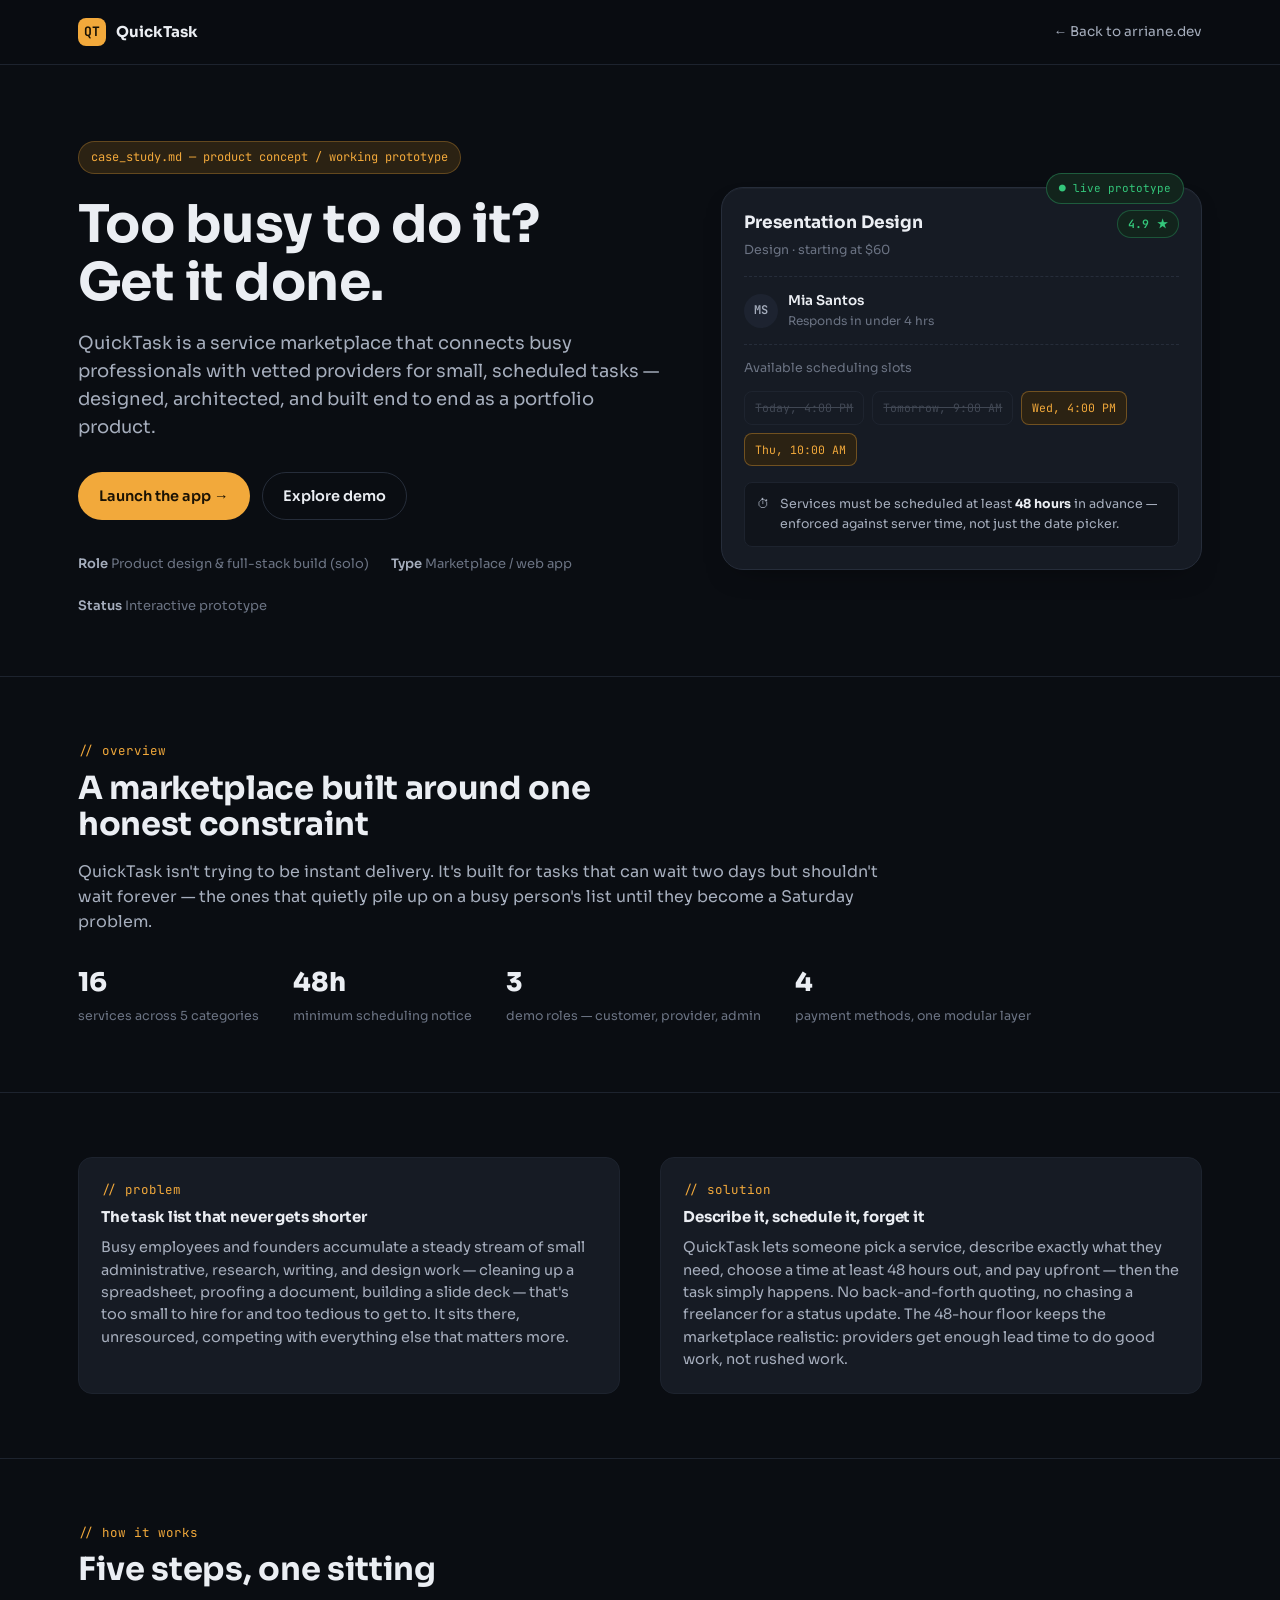
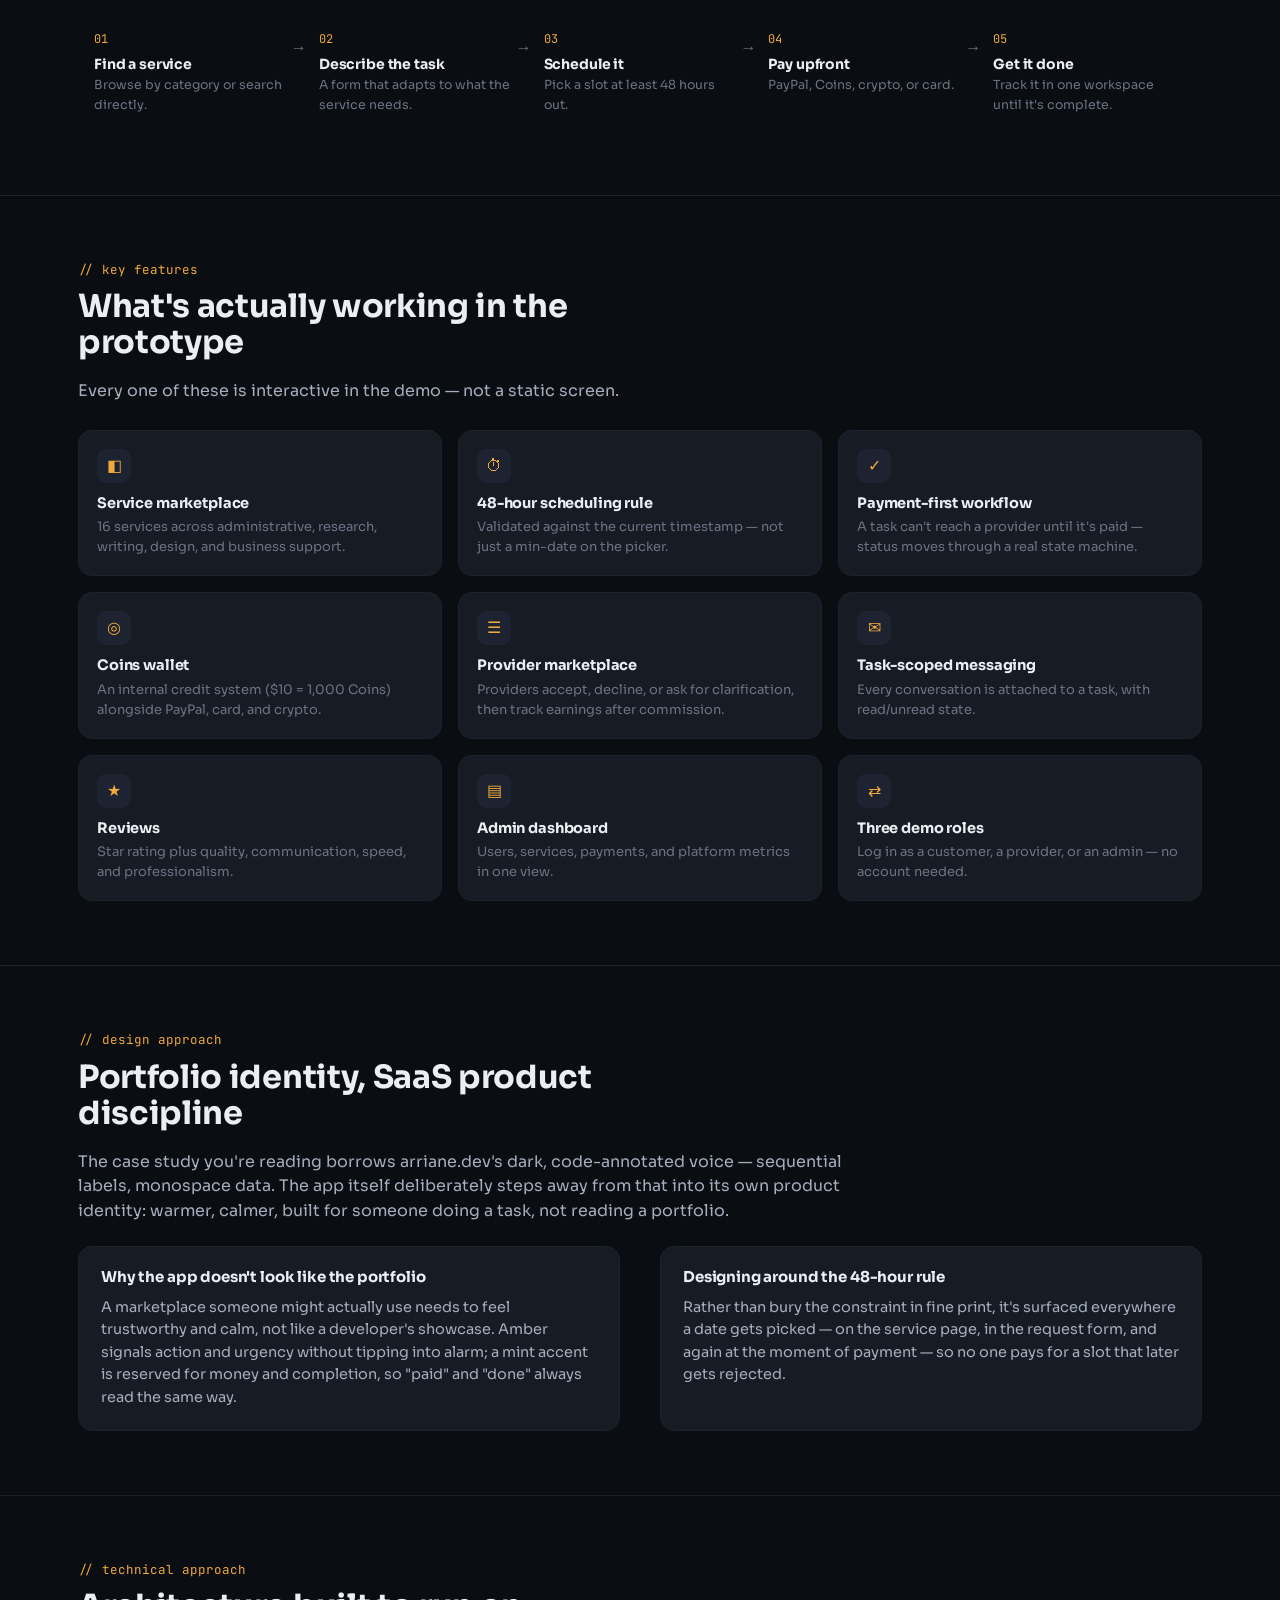
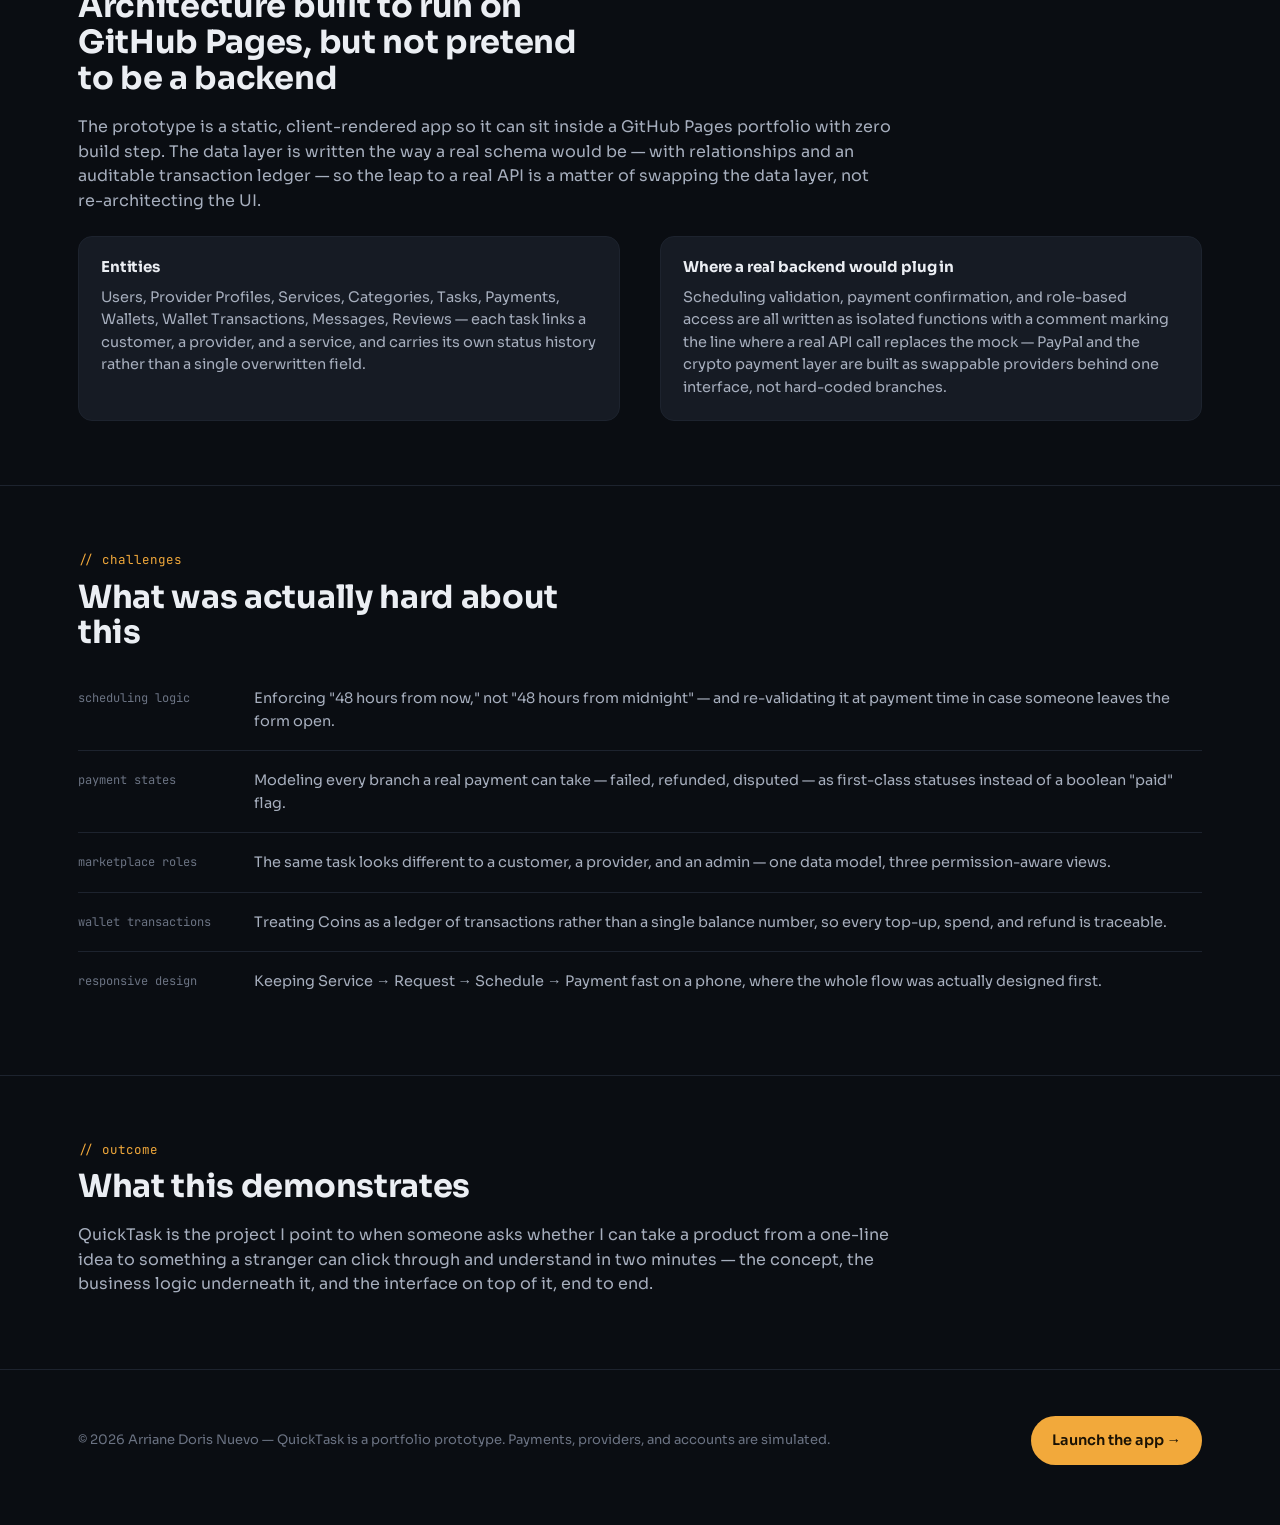
<file: quicktask/index.html>
<!DOCTYPE html>
<html lang="en">
<head>
<meta charset="UTF-8">
<meta name="viewport" content="width=device-width, initial-scale=1.0">
<title>QuickTask — Service Marketplace Case Study · Arriane Doris Nuevo</title>
<meta name="description" content="QuickTask — a service marketplace concept for busy professionals, designed and built by Arriane Doris Nuevo. Case study and interactive prototype.">
<link rel="stylesheet" href="css/base.css">
<link rel="stylesheet" href="css/case.css">
</head>
<body>

<nav class="case-nav">
  <div class="wrap">
    <div class="brand"><span class="mark">QT</span> QuickTask</div>
    <a class="back" href="https://arrianedorisnuevo.github.io/#projects">← Back to arriane.dev</a>
  </div>
</nav>

<header class="case-hero">
  <div class="wrap grid">
    <div>
      <div class="eyebrow-tag">case_study.md — product concept / working prototype</div>
      <h1>Too busy to do it?<br>Get it done.</h1>
      <p class="tagline">QuickTask is a service marketplace that connects busy professionals with vetted providers for small, scheduled tasks — designed, architected, and built end to end as a portfolio product.</p>
      <div class="cta-row">
        <a class="btn btn-primary" href="app.html">Launch the app →</a>
        <a class="btn btn-ghost" href="app.html?demo=1">Explore demo</a>
      </div>
      <div class="meta-row">
        <span><b>Role</b> Product design &amp; full-stack build (solo)</span>
        <span><b>Type</b> Marketplace / web app</span>
        <span><b>Status</b> Interactive prototype</span>
      </div>
    </div>

    <div class="hero-preview">
      <div class="floating-badge">● live prototype</div>
      <div class="preview-card">
        <div class="top">
          <div>
            <div class="svc-name">Presentation Design</div>
            <div class="svc-cat">Design · starting at $60</div>
          </div>
          <span class="pill pill-mint">4.9 ★</span>
        </div>
        <div class="provider-row">
          <span class="avatar-chip">MS</span>
          <div>
            <div style="font-size:13.5px;font-weight:600;">Mia Santos</div>
            <div style="font-size:12px;color:var(--text-faint);">Responds in under 4 hrs</div>
          </div>
        </div>
        <div style="font-size:12.5px;color:var(--text-faint);margin-bottom:4px;">Available scheduling slots</div>
        <div class="slots">
          <span class="slot-chip disabled">Today, 4:00 PM</span>
          <span class="slot-chip disabled">Tomorrow, 9:00 AM</span>
          <span class="slot-chip available">Wed, 4:00 PM</span>
          <span class="slot-chip available">Thu, 10:00 AM</span>
        </div>
        <div class="notice-48">
          <span>⏱</span>
          <span>Services must be scheduled at least <b style="color:var(--text)">48 hours</b> in advance — enforced against server time, not just the date picker.</span>
        </div>
      </div>
    </div>
  </div>
</header>

<section class="section" id="overview">
  <div class="wrap">
    <div class="kicker">// overview</div>
    <h2>A marketplace built around one honest constraint</h2>
    <p class="lede">QuickTask isn't trying to be instant delivery. It's built for tasks that can wait two days but shouldn't wait forever — the ones that quietly pile up on a busy person's list until they become a Saturday problem.</p>
    <div class="stat-strip" style="margin-top:28px;">
      <div class="stat"><b>16</b><span>services across 5 categories</span></div>
      <div class="stat"><b>48h</b><span>minimum scheduling notice</span></div>
      <div class="stat"><b>3</b><span>demo roles — customer, provider, admin</span></div>
      <div class="stat"><b>4</b><span>payment methods, one modular layer</span></div>
    </div>
  </div>
</section>

<section class="section" id="problem-solution">
  <div class="wrap two-col">
    <div class="pblock">
      <div class="kicker">// problem</div>
      <h3>The task list that never gets shorter</h3>
      <p>Busy employees and founders accumulate a steady stream of small administrative, research, writing, and design work — cleaning up a spreadsheet, proofing a document, building a slide deck — that's too small to hire for and too tedious to get to. It sits there, unresourced, competing with everything else that matters more.</p>
    </div>
    <div class="pblock">
      <div class="kicker">// solution</div>
      <h3>Describe it, schedule it, forget it</h3>
      <p>QuickTask lets someone pick a service, describe exactly what they need, choose a time at least 48 hours out, and pay upfront — then the task simply happens. No back-and-forth quoting, no chasing a freelancer for a status update. The 48-hour floor keeps the marketplace realistic: providers get enough lead time to do good work, not rushed work.</p>
    </div>
  </div>
</section>

<section class="section" id="flow">
  <div class="wrap">
    <div class="kicker">// how it works</div>
    <h2>Five steps, one sitting</h2>
    <div class="flow-steps">
      <div class="flow-step"><span class="num">01</span><h4>Find a service</h4><p>Browse by category or search directly.</p></div>
      <div class="flow-step"><span class="num">02</span><h4>Describe the task</h4><p>A form that adapts to what the service needs.</p></div>
      <div class="flow-step"><span class="num">03</span><h4>Schedule it</h4><p>Pick a slot at least 48 hours out.</p></div>
      <div class="flow-step"><span class="num">04</span><h4>Pay upfront</h4><p>PayPal, Coins, crypto, or card.</p></div>
      <div class="flow-step"><span class="num">05</span><h4>Get it done</h4><p>Track it in one workspace until it's complete.</p></div>
    </div>
  </div>
</section>

<section class="section" id="features">
  <div class="wrap">
    <div class="kicker">// key features</div>
    <h2>What's actually working in the prototype</h2>
    <p class="lede">Every one of these is interactive in the demo — not a static screen.</p>
    <div class="feature-grid">
      <div class="feature-card"><div class="ico">◧</div><h4>Service marketplace</h4><p>16 services across administrative, research, writing, design, and business support.</p></div>
      <div class="feature-card"><div class="ico">⏱</div><h4>48-hour scheduling rule</h4><p>Validated against the current timestamp — not just a min-date on the picker.</p></div>
      <div class="feature-card"><div class="ico">✓</div><h4>Payment-first workflow</h4><p>A task can't reach a provider until it's paid — status moves through a real state machine.</p></div>
      <div class="feature-card"><div class="ico">◎</div><h4>Coins wallet</h4><p>An internal credit system ($10 = 1,000 Coins) alongside PayPal, card, and crypto.</p></div>
      <div class="feature-card"><div class="ico">☰</div><h4>Provider marketplace</h4><p>Providers accept, decline, or ask for clarification, then track earnings after commission.</p></div>
      <div class="feature-card"><div class="ico">✉</div><h4>Task-scoped messaging</h4><p>Every conversation is attached to a task, with read/unread state.</p></div>
      <div class="feature-card"><div class="ico">★</div><h4>Reviews</h4><p>Star rating plus quality, communication, speed, and professionalism.</p></div>
      <div class="feature-card"><div class="ico">▤</div><h4>Admin dashboard</h4><p>Users, services, payments, and platform metrics in one view.</p></div>
      <div class="feature-card"><div class="ico">⇄</div><h4>Three demo roles</h4><p>Log in as a customer, a provider, or an admin — no account needed.</p></div>
    </div>
  </div>
</section>

<section class="section" id="design">
  <div class="wrap">
    <div class="kicker">// design approach</div>
    <h2>Portfolio identity, SaaS product discipline</h2>
    <p class="lede" style="margin-bottom:22px;">The case study you're reading borrows arriane.dev's dark, code-annotated voice — sequential labels, monospace data. The app itself deliberately steps away from that into its own product identity: warmer, calmer, built for someone doing a task, not reading a portfolio.</p>
    <div class="two-col">
      <div class="pblock">
        <h3>Why the app doesn't look like the portfolio</h3>
        <p>A marketplace someone might actually use needs to feel trustworthy and calm, not like a developer's showcase. Amber signals action and urgency without tipping into alarm; a mint accent is reserved for money and completion, so "paid" and "done" always read the same way.</p>
      </div>
      <div class="pblock">
        <h3>Designing around the 48-hour rule</h3>
        <p>Rather than bury the constraint in fine print, it's surfaced everywhere a date gets picked — on the service page, in the request form, and again at the moment of payment — so no one pays for a slot that later gets rejected.</p>
      </div>
    </div>
  </div>
</section>

<section class="section" id="technical">
  <div class="wrap">
    <div class="kicker">// technical approach</div>
    <h2>Architecture built to run on GitHub Pages, but not pretend to be a backend</h2>
    <p class="lede" style="margin-bottom:22px;">The prototype is a static, client-rendered app so it can sit inside a GitHub Pages portfolio with zero build step. The data layer is written the way a real schema would be — with relationships and an auditable transaction ledger — so the leap to a real API is a matter of swapping the data layer, not re-architecting the UI.</p>
    <div class="two-col">
      <div class="pblock">
        <h3>Entities</h3>
        <p>Users, Provider Profiles, Services, Categories, Tasks, Payments, Wallets, Wallet Transactions, Messages, Reviews — each task links a customer, a provider, and a service, and carries its own status history rather than a single overwritten field.</p>
      </div>
      <div class="pblock">
        <h3>Where a real backend would plug in</h3>
        <p>Scheduling validation, payment confirmation, and role-based access are all written as isolated functions with a comment marking the line where a real API call replaces the mock — PayPal and the crypto payment layer are built as swappable providers behind one interface, not hard-coded branches.</p>
      </div>
    </div>
  </div>
</section>

<section class="section" id="challenges">
  <div class="wrap">
    <div class="kicker">// challenges</div>
    <h2>What was actually hard about this</h2>
    <div style="margin-top:10px;">
      <div class="challenge-row"><div class="tag">scheduling logic</div><p>Enforcing "48 hours from now," not "48 hours from midnight" — and re-validating it at payment time in case someone leaves the form open.</p></div>
      <div class="challenge-row"><div class="tag">payment states</div><p>Modeling every branch a real payment can take — failed, refunded, disputed — as first-class statuses instead of a boolean "paid" flag.</p></div>
      <div class="challenge-row"><div class="tag">marketplace roles</div><p>The same task looks different to a customer, a provider, and an admin — one data model, three permission-aware views.</p></div>
      <div class="challenge-row"><div class="tag">wallet transactions</div><p>Treating Coins as a ledger of transactions rather than a single balance number, so every top-up, spend, and refund is traceable.</p></div>
      <div class="challenge-row"><div class="tag">responsive design</div><p>Keeping Service → Request → Schedule → Payment fast on a phone, where the whole flow was actually designed first.</p></div>
    </div>
  </div>
</section>

<section class="section" id="outcome">
  <div class="wrap">
    <div class="kicker">// outcome</div>
    <h2>What this demonstrates</h2>
    <p class="lede">QuickTask is the project I point to when someone asks whether I can take a product from a one-line idea to something a stranger can click through and understand in two minutes — the concept, the business logic underneath it, and the interface on top of it, end to end.</p>
  </div>
</section>

<footer class="case-footer">
  <div class="wrap row">
    <p>© 2026 Arriane Doris Nuevo — QuickTask is a portfolio prototype. Payments, providers, and accounts are simulated.</p>
    <a class="btn btn-primary" href="app.html">Launch the app →</a>
  </div>
</footer>

</body>
</html>
</file>
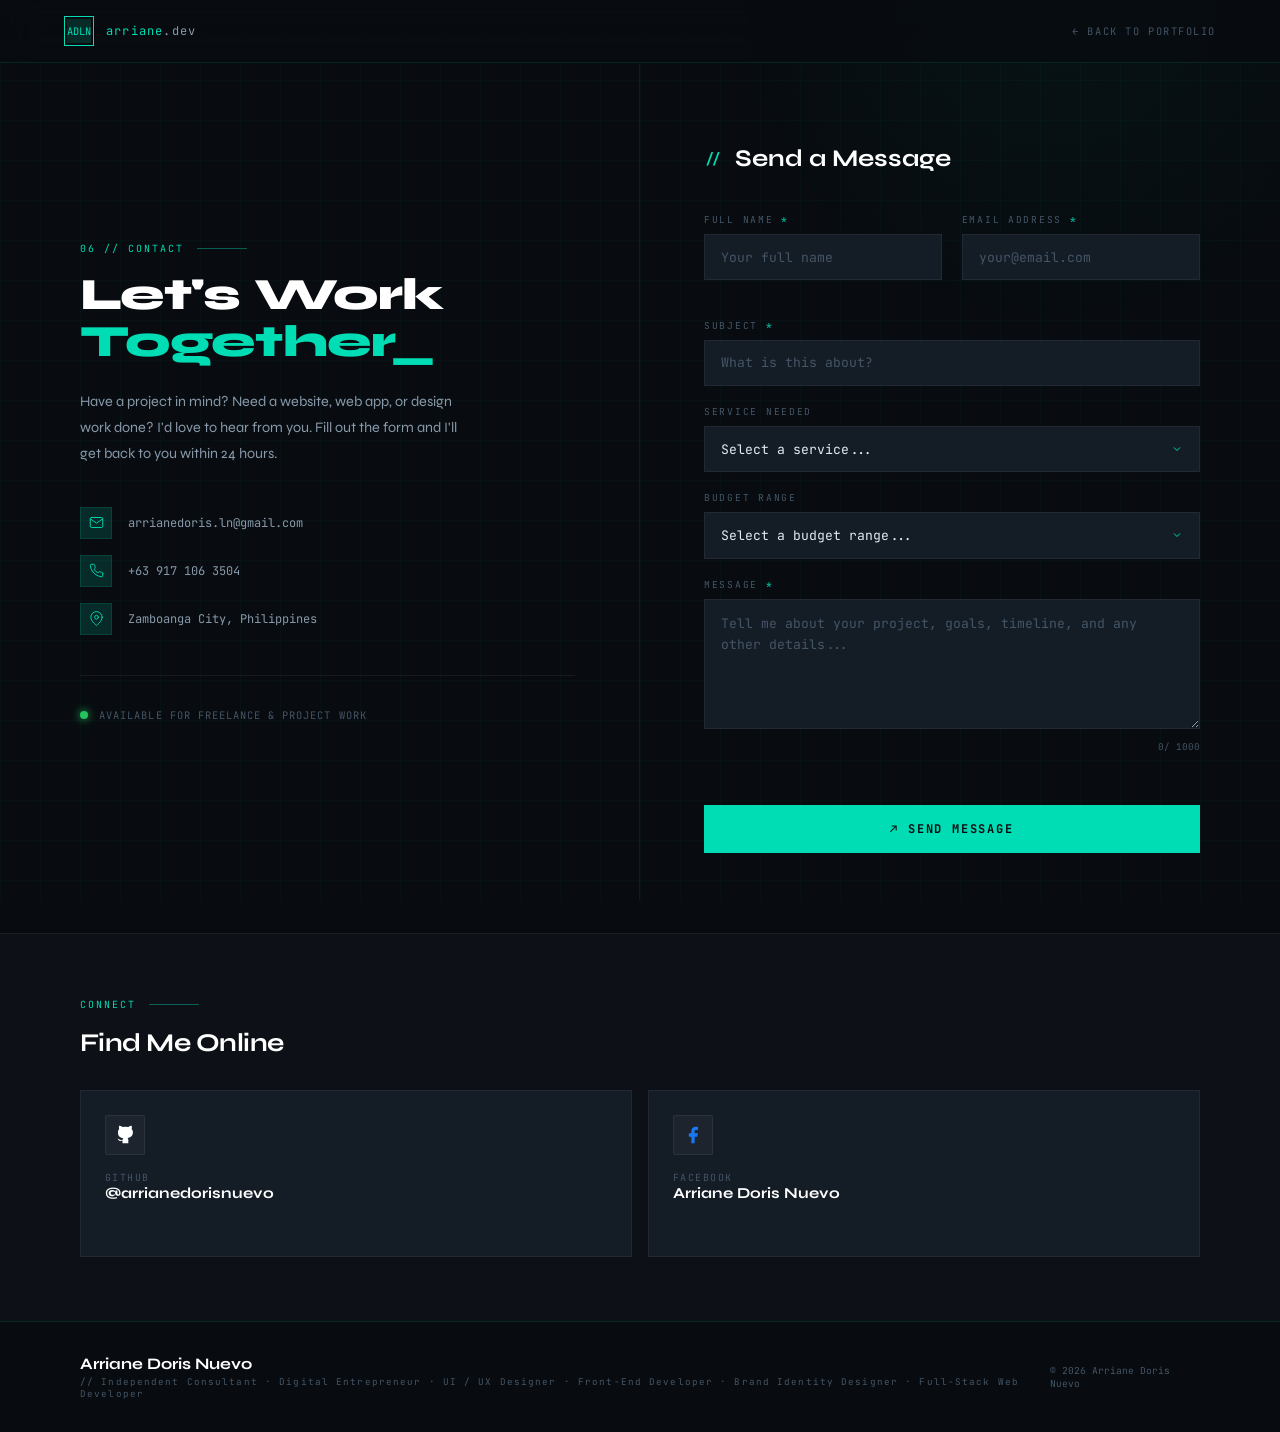
<file: contact.html>
<!DOCTYPE html>
<html lang="en">
<head>
<meta charset="UTF-8">
<meta name="viewport" content="width=device-width, initial-scale=1.0">
<title>Contact — Arriane Doris Nuevo</title>
<link href="https://fonts.googleapis.com/css2?family=Syne:wght@300;400;600;700;800&family=JetBrains+Mono:wght@300;400;500&display=swap" rel="stylesheet">
<style>
  :root {
    --bg: #080C10;
    --bg2: #0D1117;
    --surface: #141C26;
    --surface2: #1A2333;
    --border: rgba(0, 220, 180, 0.12);
    --border2: rgba(255,255,255,0.06);
    --cyan: #00DCB4;
    --cyan-dim: rgba(0, 220, 180, 0.15);
    --cyan-glow: rgba(0, 220, 180, 0.35);
    --text: #E2EAF4;
    --text-mid: #8899AA;
    --text-dim: #445566;
    --white: #FFFFFF;
    --mono: 'JetBrains Mono', monospace;
    --display: 'Syne', sans-serif;
    --error: #FF6B6B;
    --success: #22C55E;
  }

  * { margin: 0; padding: 0; box-sizing: border-box; }
  html { scroll-behavior: smooth; }

  body {
    font-family: var(--display);
    background: var(--bg);
    color: var(--text);
    min-height: 100vh;
    overflow-x: hidden;
  }

  body::before {
    content: '';
    position: fixed; inset: 0;
    background-image:
      linear-gradient(rgba(0,220,180,0.03) 1px, transparent 1px),
      linear-gradient(90deg, rgba(0,220,180,0.03) 1px, transparent 1px);
    background-size: 40px 40px;
    pointer-events: none; z-index: 0;
  }

  body::after {
    content: '';
    position: fixed; top: -40%; right: -10%;
    width: 55%; height: 80%;
    background: radial-gradient(ellipse, rgba(0,220,180,0.04) 0%, transparent 65%);
    pointer-events: none; z-index: 0;
  }

  nav {
    position: fixed; top: 0; left: 0; right: 0; z-index: 200;
    display: flex; justify-content: space-between; align-items: center;
    padding: 1rem 4rem;
    background: rgba(8,12,16,0.88);
    backdrop-filter: blur(20px);
    border-bottom: 1px solid var(--border);
  }

  .nav-logo {
    display: flex; align-items: center; gap: 0.75rem;
    text-decoration: none;
  }

  .nav-logo-mark {
    width: 30px; height: 30px;
    border: 1.5px solid var(--cyan);
    display: flex; align-items: center; justify-content: center;
    font-family: var(--mono); font-size: 0.65rem; color: var(--cyan);
    position: relative; letter-spacing: 0;
  }
  .nav-logo-mark::before { content: ''; position: absolute; inset: 2px; background: var(--cyan-dim); }

  .nav-logo-text { font-family: var(--mono); font-size: 0.75rem; letter-spacing: 0.1em; color: var(--text-mid); }
  .nav-logo-text span { color: var(--cyan); }

  .nav-back {
    font-family: var(--mono); font-size: 0.65rem; letter-spacing: 0.15em;
    text-transform: uppercase; color: var(--text-dim); text-decoration: none;
    display: flex; align-items: center; gap: 0.5rem;
    transition: color 0.3s;
  }
  .nav-back:hover { color: var(--cyan); }
  .nav-back::before { content: '←'; }

  main {
    position: relative; z-index: 1;
    min-height: 100vh;
    display: grid;
    grid-template-columns: 1fr 1fr;
    padding-top: 64px;
  }

  .left-panel {
    padding: 5rem 4rem 5rem 5rem;
    display: flex; flex-direction: column; justify-content: center;
    border-right: 1px solid var(--border2);
    position: sticky; top: 64px; height: calc(100vh - 64px);
  }

  .panel-tag {
    font-family: var(--mono); font-size: 0.62rem; letter-spacing: 0.2em;
    text-transform: uppercase; color: var(--cyan);
    display: flex; align-items: center; gap: 0.8rem; margin-bottom: 1rem;
  }
  .panel-tag::after { content: ''; flex: 1; max-width: 50px; height: 1px; background: var(--cyan); opacity: 0.4; }

  .panel-heading {
    font-family: var(--display);
    font-size: clamp(2.2rem, 3.5vw, 3.8rem);
    font-weight: 800; line-height: 1.05;
    color: var(--white); letter-spacing: -0.02em;
    margin-bottom: 1.5rem;
  }
  .panel-heading span { color: var(--cyan); }

  .panel-desc {
    font-size: 0.9rem; line-height: 1.8;
    color: var(--text-mid); font-weight: 300;
    max-width: 380px; margin-bottom: 2.5rem;
  }

  .contact-info-list { display: flex; flex-direction: column; gap: 1rem; }

  .ci-item {
    display: flex; align-items: center; gap: 1rem;
    font-family: var(--mono); font-size: 0.75rem; color: var(--text-mid);
  }

  .ci-icon {
    width: 32px; height: 32px; flex-shrink: 0;
    background: var(--cyan-dim); border: 1px solid var(--border);
    display: flex; align-items: center; justify-content: center;
  }
  .ci-icon svg { stroke: var(--cyan); }

  .ci-item a { color: var(--text-mid); text-decoration: none; transition: color 0.2s; }
  .ci-item a:hover { color: var(--cyan); }

  .availability {
    display: flex; align-items: center; gap: 0.7rem;
    margin-top: 2.5rem; padding-top: 2rem;
    border-top: 1px solid var(--border2);
    font-family: var(--mono); font-size: 0.65rem;
    letter-spacing: 0.1em; text-transform: uppercase; color: var(--text-dim);
  }

  .avail-dot {
    width: 8px; height: 8px; border-radius: 50%;
    background: var(--success); box-shadow: 0 0 8px var(--success);
    animation: pulse 2s ease-in-out infinite;
    flex-shrink: 0;
  }

  @keyframes pulse { 0%, 100% { opacity: 1; } 50% { opacity: 0.4; } }

  .right-panel {
    padding: 5rem 5rem 5rem 4rem;
    display: flex; flex-direction: column; justify-content: center;
    overflow-y: auto;
  }

  .form-title {
    font-family: var(--display); font-size: 1.5rem; font-weight: 700;
    color: var(--white); margin-bottom: 2.5rem;
    display: flex; align-items: center; gap: 0.8rem;
  }
  .form-title::before {
    content: '//';
    font-family: var(--mono); font-size: 0.9rem; color: var(--cyan);
  }

  .form-row { display: grid; grid-template-columns: 1fr 1fr; gap: 1.2rem; margin-bottom: 1.2rem; }

  .field { display: flex; flex-direction: column; gap: 0.5rem; margin-bottom: 1.2rem; }
  .field:last-of-type { margin-bottom: 0; }

  .field label {
    font-family: var(--mono); font-size: 0.6rem;
    letter-spacing: 0.18em; text-transform: uppercase;
    color: var(--text-dim);
  }
  .field label span { color: var(--cyan); }

  .field input,
  .field select,
  .field textarea {
    background: var(--surface);
    border: 1px solid var(--border2);
    color: var(--text);
    font-family: var(--mono); font-size: 0.82rem;
    padding: 0.85rem 1rem;
    outline: none;
    transition: border-color 0.3s, background 0.3s, box-shadow 0.3s;
    width: 100%;
    border-radius: 0;
    appearance: none;
    -webkit-appearance: none;
  }

  .field select {
    background-image: url("data:image/svg+xml,%3Csvg xmlns='http://www.w3.org/2000/svg' width='12' height='12' viewBox='0 0 24 24' fill='none' stroke='%2300DCB4' stroke-width='2'%3E%3Cpolyline points='6 9 12 15 18 9'/%3E%3C/svg%3E");
    background-repeat: no-repeat;
    background-position: right 1rem center;
    padding-right: 2.5rem;
    cursor: pointer;
  }

  .field input::placeholder,
  .field textarea::placeholder { color: var(--text-dim); }

  .field input:focus,
  .field select:focus,
  .field textarea:focus {
    border-color: var(--cyan);
    background: var(--surface2);
    box-shadow: 0 0 0 3px var(--cyan-dim);
  }

  .field textarea { resize: vertical; min-height: 130px; line-height: 1.6; }
  .field select option { background: var(--surface2); color: var(--text); }

  .field-footer {
    display: flex; justify-content: flex-end;
    font-family: var(--mono); font-size: 0.58rem;
    color: var(--text-dim); margin-top: 0.3rem;
  }

  .submit-btn {
    width: 100%; margin-top: 2rem;
    padding: 1rem 2rem;
    background: var(--cyan);
    border: none; color: var(--bg);
    font-family: var(--mono); font-size: 0.75rem;
    font-weight: 700; letter-spacing: 0.15em; text-transform: uppercase;
    cursor: pointer;
    position: relative; overflow: hidden;
    transition: background 0.3s, box-shadow 0.3s;
  }

  .submit-btn:hover:not(:disabled) {
    background: #00f5c8;
    box-shadow: 0 0 30px var(--cyan-glow);
  }

  .submit-btn:disabled {
    cursor: not-allowed;
    opacity: 0.7;
  }

  .submit-btn::after {
    content: '';
    position: absolute; inset: 0;
    background: linear-gradient(90deg, transparent, rgba(255,255,255,0.15), transparent);
    transform: translateX(-100%);
    transition: transform 0.5s ease;
  }

  .submit-btn:hover:not(:disabled)::after { transform: translateX(100%); }

  .success-msg {
    display: none;
    background: rgba(34,197,94,0.08);
    border: 1px solid rgba(34,197,94,0.3);
    padding: 1.2rem 1.5rem;
    margin-top: 1.5rem;
    font-family: var(--mono); font-size: 0.72rem;
    color: var(--success);
    letter-spacing: 0.08em;
    line-height: 1.6;
  }
  .success-msg.show { display: block; }

  .error-msg {
    display: none;
    background: rgba(255,107,107,0.08);
    border: 1px solid rgba(255,107,107,0.3);
    padding: 1rem 1.5rem;
    margin-top: 1rem;
    font-family: var(--mono); font-size: 0.7rem;
    color: var(--error);
    letter-spacing: 0.08em;
    line-height: 1.6;
  }
  .error-msg.show { display: block; }

  /* SOCIALS */
  .socials-section {
    position: relative; z-index: 1;
    background: var(--bg2);
    border-top: 1px solid var(--border2);
    padding: 4rem 5rem;
  }

  .socials-label {
    font-family: var(--mono); font-size: 0.62rem; letter-spacing: 0.2em;
    text-transform: uppercase; color: var(--cyan);
    display: flex; align-items: center; gap: 0.8rem;
    margin-bottom: 1rem;
  }
  .socials-label::after { content: ''; flex: 1; max-width: 50px; height: 1px; background: var(--cyan); opacity: 0.4; }

  .socials-title {
    font-family: var(--display); font-size: 1.6rem; font-weight: 700;
    color: var(--white); letter-spacing: -0.02em;
    margin-bottom: 2rem;
  }

  .socials-grid {
    display: grid;
    grid-template-columns: repeat(2, 1fr);
    gap: 1rem;
  }

  .social-card {
    background: var(--surface);
    border: 1px solid var(--border2);
    padding: 1.5rem;
    text-decoration: none;
    display: flex; flex-direction: column; gap: 1rem;
    transition: border-color 0.3s, transform 0.3s, box-shadow 0.3s;
    position: relative; overflow: hidden;
  }

  .social-card::before {
    content: '';
    position: absolute; top: 0; left: 0; right: 0; height: 2px;
    background: var(--social-color, var(--cyan));
    transform: scaleX(0); transform-origin: left;
    transition: transform 0.4s ease;
  }

  .social-card:hover {
    border-color: var(--social-color, var(--cyan));
    transform: translateY(-3px);
    box-shadow: 0 12px 30px rgba(0,0,0,0.4);
  }
  .social-card:hover::before { transform: scaleX(1); }

  .social-icon {
    width: 40px; height: 40px;
    background: rgba(255,255,255,0.04);
    border: 1px solid var(--border2);
    display: flex; align-items: center; justify-content: center;
    border-radius: 2px;
  }

  .social-name {
    font-family: var(--mono); font-size: 0.62rem; letter-spacing: 0.15em;
    text-transform: uppercase; color: var(--text-dim);
  }

  .social-handle {
    font-family: var(--display); font-size: 0.95rem; font-weight: 700;
    color: var(--white); line-height: 1.2;
  }

  .social-arrow {
    font-family: var(--mono); font-size: 0.7rem;
    color: var(--social-color, var(--cyan));
    margin-top: auto;
    opacity: 0; transform: translateX(-4px);
    transition: opacity 0.3s, transform 0.3s;
  }
  .social-card:hover .social-arrow { opacity: 1; transform: translateX(0); }

  .page-footer {
    position: relative; z-index: 1;
    background: var(--bg);
    border-top: 1px solid var(--border);
    padding: 2rem 5rem;
    display: flex; justify-content: space-between; align-items: center;
  }

  .footer-name { font-family: var(--display); font-size: 1rem; font-weight: 700; color: var(--white); }
  .footer-sub { font-family: var(--mono); font-size: 0.58rem; letter-spacing: 0.12em; color: var(--text-dim); margin-top: 0.2rem; }
  .footer-copy { font-family: var(--mono); font-size: 0.6rem; color: var(--text-dim); }

  @media (max-width: 900px) {
    nav { padding: 1rem 1.5rem; }
    main { grid-template-columns: 1fr; }
    .left-panel { position: static; height: auto; padding: 4rem 1.5rem 2rem; border-right: none; border-bottom: 1px solid var(--border2); }
    .right-panel { padding: 3rem 1.5rem; }
    .form-row { grid-template-columns: 1fr; }
    .socials-grid { grid-template-columns: 1fr 1fr; }
    .socials-section { padding: 3rem 1.5rem; }
    .page-footer { padding: 2rem 1.5rem; flex-direction: column; gap: 1rem; }
  }
  @media (max-width: 600px) {
    .socials-grid { grid-template-columns: 1fr; }
  }
</style>
</head>
<body>

<nav>
  <a href="index.html" class="nav-logo">
    <div class="nav-logo-mark">ADLN</div>
    <div class="nav-logo-text"><span>arriane</span>.dev</div>
  </a>
  <a href="index.html" class="nav-back">Back to Portfolio</a>
</nav>

<main>

  <!-- LEFT PANEL -->
  <div class="left-panel">
    <div class="panel-tag">06 // contact</div>
    <h1 class="panel-heading">
      Let's Work<br><span>Together_</span>
    </h1>
    <p class="panel-desc">
      Have a project in mind? Need a website, web app, or design work done? I'd love to hear from you. Fill out the form and I'll get back to you within 24 hours.
    </p>

    <div class="contact-info-list">
      <div class="ci-item">
        <div class="ci-icon">
          <svg width="15" height="15" viewBox="0 0 24 24" fill="none" stroke-width="1.5" stroke-linecap="round" stroke-linejoin="round"><path d="M4 4h16c1.1 0 2 .9 2 2v12c0 1.1-.9 2-2 2H4c-1.1 0-2-.9-2-2V6c0-1.1.9-2 2-2z"/><polyline points="22,6 12,13 2,6"/></svg>
        </div>
        <a href="mailto:arrianedoris.ln@gmail.com">arrianedoris.ln@gmail.com</a>
      </div>
      <div class="ci-item">
        <div class="ci-icon">
          <svg width="15" height="15" viewBox="0 0 24 24" fill="none" stroke-width="1.5" stroke-linecap="round" stroke-linejoin="round"><path d="M22 16.92v3a2 2 0 01-2.18 2 19.79 19.79 0 01-8.63-3.07 19.5 19.5 0 01-6-6A19.79 19.79 0 012.12 4.18 2 2 0 014.11 2h3a2 2 0 012 1.72c.127.96.361 1.903.7 2.81a2 2 0 01-.45 2.11L8.09 9.91a16 16 0 006 6l1.27-1.27a2 2 0 012.11-.45c.907.339 1.85.573 2.81.7A2 2 0 0122 16.92z"/></svg>
        </div>
        <span>+63 917 106 3504</span>
      </div>
      <div class="ci-item">
        <div class="ci-icon">
          <svg width="15" height="15" viewBox="0 0 24 24" fill="none" stroke-width="1.5" stroke-linecap="round" stroke-linejoin="round"><path d="M21 10c0 7-9 13-9 13S3 17 3 10a9 9 0 1118 0z"/><circle cx="12" cy="10" r="3"/></svg>
        </div>
        <span>Zamboanga City, Philippines</span>
      </div>
    </div>

    <div class="availability">
      <div class="avail-dot"></div>
      Available for freelance &amp; project work
    </div>
  </div>

  <!-- RIGHT PANEL: FORM -->
  <div class="right-panel">
    <div class="form-title">Send a Message</div>

    <form id="contactForm" novalidate>

      <div class="form-row">
        <div class="field">
          <label>Full Name <span>*</span></label>
          <input type="text" name="name" placeholder="Your full name" required>
        </div>
        <div class="field">
          <label>Email Address <span>*</span></label>
          <input type="email" name="email" placeholder="your@email.com" required>
        </div>
      </div>

      <div class="field">
        <label>Subject <span>*</span></label>
        <input type="text" name="subject" placeholder="What is this about?" required>
      </div>

      <div class="field">
        <label>Service Needed</label>
        <select name="service">
          <option value="" disabled selected>Select a service...</option>
          <option value="web-design">Web Design</option>
          <option value="web-development">Web Development</option>
          <option value="full-stack">Full Stack Development</option>
          <option value="branding">Branding / UI Design</option>
          <option value="consultation">Consultation</option>
          <option value="other">Other</option>
        </select>
      </div>

      <div class="field">
        <label>Budget Range</label>
        <select name="budget">
          <option value="" disabled selected>Select a budget range...</option>
          <option value="below-5k">Below &#8369;5,000</option>
          <option value="5k-15k">&#8369;5,000 &ndash; &#8369;15,000</option>
          <option value="15k-30k">&#8369;15,000 &ndash; &#8369;30,000</option>
          <option value="30k-50k">&#8369;30,000 &ndash; &#8369;50,000</option>
          <option value="above-50k">Above &#8369;50,000</option>
          <option value="discuss">Let's discuss</option>
        </select>
      </div>

      <div class="field">
        <label>Message <span>*</span></label>
        <textarea name="message" id="messageField" placeholder="Tell me about your project, goals, timeline, and any other details..." required oninput="updateCount()"></textarea>
        <div class="field-footer"><span id="charCount">0</span> / 1000</div>
      </div>

      <button type="button" class="submit-btn" id="submitBtn" onclick="handleSubmit()">
        &#8599; Send Message
      </button>

      <div class="success-msg" id="successMsg">
        &#10003; Message sent successfully!<br>
        Thank you for reaching out. I'll get back to you within 24 hours.
      </div>

      <div class="error-msg" id="errorMsg">
        &#10007; Something went wrong. Please try again or email me directly at arrianedoris.ln@gmail.com
      </div>

    </form>
  </div>

</main>

<!-- SOCIALS -->
<section class="socials-section">
  <div class="socials-label">Connect</div>
  <div class="socials-title">Find Me Online</div>
  <div class="socials-grid">

    <!-- GitHub -->
    <a href="https://github.com/arrianedorisnuevo" target="_blank" rel="noopener" class="social-card" style="--social-color: #ffffff;">
      <div class="social-icon">
        <svg width="20" height="20" viewBox="0 0 24 24" fill="white"><path d="M9 19c-5 1.5-5-2.5-7-3m14 6v-3.87a3.37 3.37 0 00-.94-2.61c3.14-.35 6.44-1.54 6.44-7A5.44 5.44 0 0020 4.77 5.07 5.07 0 0019.91 1S18.73.65 16 2.48a13.38 13.38 0 00-7 0C6.27.65 5.09 1 5.09 1A5.07 5.07 0 005 4.77a5.44 5.44 0 00-1.5 3.78c0 5.42 3.3 6.61 6.44 7A3.37 3.37 0 009 18.13V22"/></svg>
      </div>
      <div>
        <div class="social-name">GitHub</div>
        <div class="social-handle">@arrianedorisnuevo</div>
      </div>
      <div class="social-arrow">&#8599;</div>
    </a>

    <!-- Facebook -->
    <a href="https://www.facebook.com/arrianedorisnuevo" target="_blank" rel="noopener" class="social-card" style="--social-color: #1877F2;">
      <div class="social-icon">
        <svg width="20" height="20" viewBox="0 0 24 24" fill="#1877F2"><path d="M18 2h-3a5 5 0 00-5 5v3H7v4h3v8h4v-8h3l1-4h-4V7a1 1 0 011-1h3z"/></svg>
      </div>
      <div>
        <div class="social-name">Facebook</div>
        <div class="social-handle">Arriane Doris Nuevo</div>
      </div>
      <div class="social-arrow">&#8599;</div>
    </a>

  </div>
</section>

<!-- FOOTER -->
<footer class="page-footer">
  <div>
    <div class="footer-name">Arriane Doris Nuevo</div>
    <div class="footer-sub">// Independent Consultant &middot; Digital Entrepreneur &middot; UI / UX Designer &middot; Front-End Developer &middot; Brand Identity Designer &middot; Full-Stack Web Developer</div>
  </div>
  <div class="footer-copy">&copy; 2026 Arriane Doris Nuevo</div>
</footer>

<script>
  function updateCount() {
    var ta = document.getElementById('messageField');
    var count = document.getElementById('charCount');
    count.textContent = ta.value.length;
    if (ta.value.length > 1000) ta.value = ta.value.substring(0, 1000);
  }

  async function handleSubmit() {
    var form = document.getElementById('contactForm');
    var btn = document.getElementById('submitBtn');
    var successMsg = document.getElementById('successMsg');
    var errorMsg = document.getElementById('errorMsg');

    // Hide previous messages
    successMsg.classList.remove('show');
    errorMsg.classList.remove('show');

    // Validate required fields
    var required = form.querySelectorAll('[required]');
    var valid = true;
    required.forEach(function(el) {
      el.style.borderColor = '';
      if (!el.value.trim()) {
        el.style.borderColor = '#FF6B6B';
        valid = false;
      }
    });
    if (!valid) return;

    // Sending state
    btn.textContent = 'Sending...';
    btn.disabled = true;

    try {
      var response = await fetch('https://formspree.io/f/mzdjjkya', {
        method: 'POST',
        headers: { 'Accept': 'application/json' },
        body: new FormData(form)
      });

      if (response.ok) {
        btn.style.display = 'none';
        successMsg.classList.add('show');
        form.reset();
        document.getElementById('charCount').textContent = '0';
      } else {
        throw new Error('Server error');
      }
    } catch (err) {
      btn.textContent = '↗ Send Message';
      btn.disabled = false;
      errorMsg.classList.add('show');
    }
  }
</script>
</body>
</html>
</file>
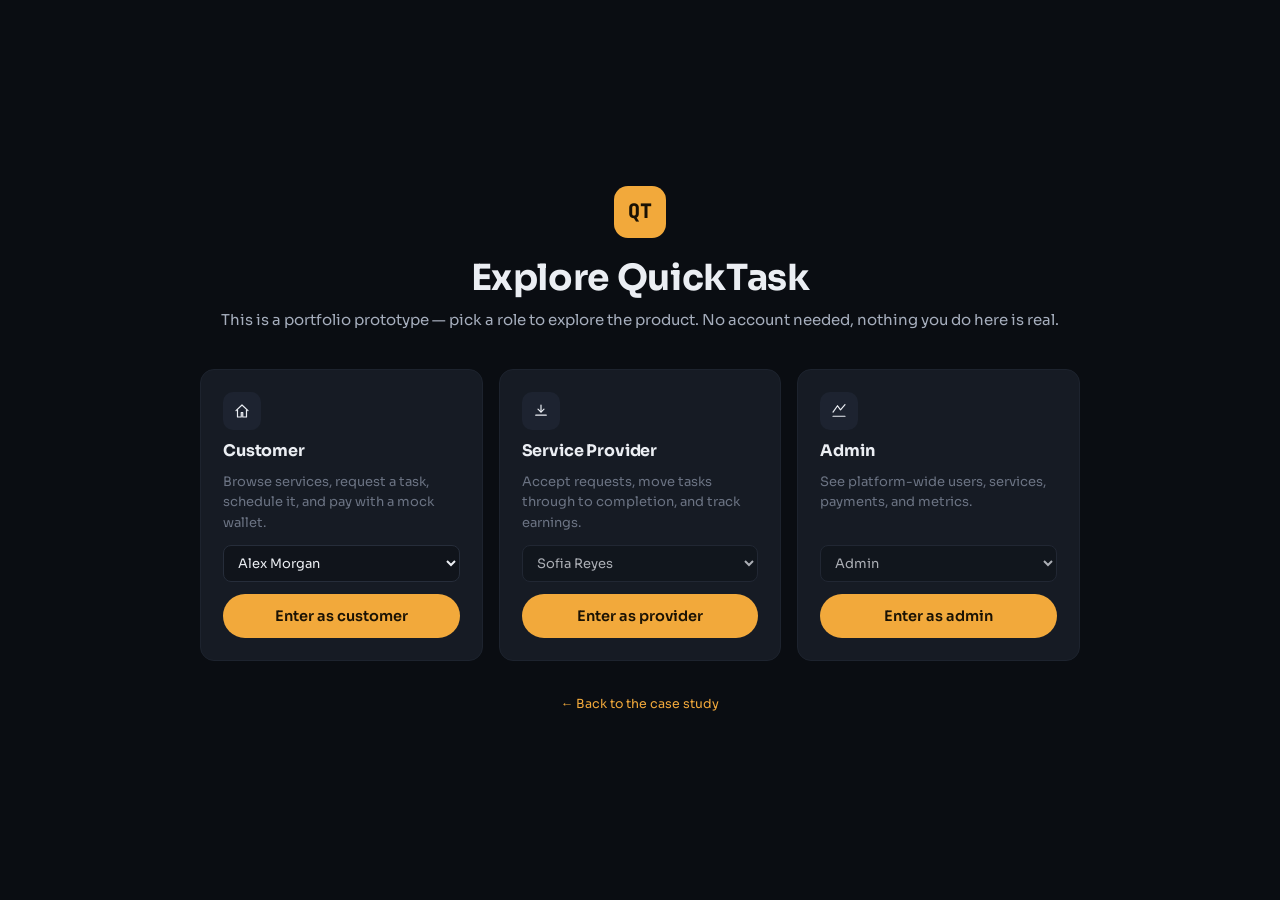
<file: quicktask/app.html>
<!DOCTYPE html>
<html lang="en">
<head>
<meta charset="UTF-8">
<meta name="viewport" content="width=device-width, initial-scale=1.0">
<title>QuickTask — Service Marketplace</title>
<meta name="description" content="QuickTask — a service marketplace for busy professionals. Interactive prototype: browse services, request a task, schedule 48 hours ahead, and pay. Explore as Customer, Provider, or Admin.">
<link rel="stylesheet" href="css/base.css">
<link rel="stylesheet" href="css/app.css">
</head>
<body>

<div id="root"></div>
<div id="qt-toast-host" class="qt-toast-host"></div>

<script src="js/icons.js"></script>
<script src="js/data.js"></script>
<script src="js/state.js"></script>
<script src="js/render.js"></script>
<script src="js/main.js"></script>
</body>
</html>
</file>
<file: quicktask/css/base.css>
/* ============================================================
   QUICKTASK — DESIGN TOKENS
   Portfolio-adjacent (dark, code-annotated) but with its own
   product identity: warm amber for action/urgency ("get it
   done"), mint for money/completion, deep charcoal-navy base.
   ============================================================ */

@import url('https://fonts.googleapis.com/css2?family=Sora:wght@400;500;600;700;800&family=JetBrains+Mono:wght@400;500;600&display=swap');

:root{
  /* surfaces */
  --bg:            #0A0D12;
  --bg-raised:     #10141B;
  --surface:       #161B24;
  --surface-2:     #1D2330;
  --border:        #262D3A;
  --border-soft:   #1D232E;

  /* text */
  --text:          #EBEEF3;
  --text-dim:      #A6AEBD;
  --text-faint:    #6B7383;

  /* brand */
  --amber:         #F2A93B;
  --amber-dim:     #7A5A22;
  --amber-tint:    #2B2213;
  --mint:          #34C77B;
  --mint-tint:     #12241C;
  --coral:         #E5595F;
  --coral-tint:    #2A1416;
  --blue:          #6EA8FE;
  --blue-tint:     #131C2E;

  /* type */
  --font-body: 'Sora', -apple-system, BlinkMacSystemFont, 'Segoe UI', sans-serif;
  --font-mono: 'JetBrains Mono', ui-monospace, 'SFMono-Regular', monospace;

  --radius-sm: 8px;
  --radius: 14px;
  --radius-lg: 22px;

  --shadow-card: 0 1px 0 rgba(255,255,255,0.03) inset, 0 12px 30px -18px rgba(0,0,0,0.6);
}

*, *::before, *::after{ box-sizing: border-box; }
html{ scroll-behavior: smooth; }
body{
  margin:0;
  background: var(--bg);
  color: var(--text);
  font-family: var(--font-body);
  font-size: 16px;
  line-height: 1.55;
  -webkit-font-smoothing: antialiased;
}
h1,h2,h3,h4{ font-family: var(--font-body); font-weight: 700; line-height: 1.12; margin: 0; letter-spacing: -0.01em; }
p{ margin: 0; }
a{ color: inherit; text-decoration: none; }
img{ max-width: 100%; display:block; }
button{ font-family: inherit; }
ul{ margin:0; padding:0; list-style:none; }

.mono{ font-family: var(--font-mono); }

@media (prefers-reduced-motion: reduce){
  *{ animation-duration: 0.001ms !important; transition-duration: 0.001ms !important; }
}

:focus-visible{
  outline: 2px solid var(--amber);
  outline-offset: 2px;
}

/* ---------- layout helpers ---------- */
.wrap{ max-width: 1180px; margin: 0 auto; padding: 0 28px; }
@media (max-width: 640px){ .wrap{ padding: 0 18px; } }

/* ---------- buttons ---------- */
.btn{
  display: inline-flex; align-items: center; justify-content:center; gap: 8px;
  padding: 12px 20px;
  border-radius: 999px;
  font-size: 14.5px; font-weight: 600;
  border: 1px solid transparent;
  cursor: pointer;
  transition: transform .12s ease, background .15s ease, border-color .15s ease, opacity .15s ease;
  white-space: nowrap;
}
.btn:active{ transform: scale(0.97); }
.btn-primary{ background: var(--amber); color: #1A1204; }
.btn-primary:hover{ background:#f7b555; }
.btn-ghost{ background: transparent; border-color: var(--border); color: var(--text); }
.btn-ghost:hover{ border-color:#3a4254; }
.btn-quiet{ background: var(--surface-2); color: var(--text); }
.btn-quiet:hover{ background:#242c3c; }
.btn-danger{ background: transparent; border-color: rgba(229,89,95,0.4); color: var(--coral); }
.btn-danger:hover{ background: var(--coral-tint); }
.btn-sm{ padding: 8px 14px; font-size: 13px; }
.btn-block{ width: 100%; }
.btn[disabled]{ opacity:.45; cursor:not-allowed; }

/* ---------- cards ---------- */
.card{
  background: var(--surface);
  border: 1px solid var(--border-soft);
  border-radius: var(--radius);
  box-shadow: var(--shadow-card);
}

/* ---------- badges / status pills ---------- */
.pill{
  display:inline-flex; align-items:center; gap:6px;
  padding: 4px 10px;
  border-radius: 999px;
  font-family: var(--font-mono);
  font-size: 11.5px;
  font-weight: 600;
  letter-spacing: 0.02em;
  border: 1px solid transparent;
}
.pill-amber{ background: var(--amber-tint); color: var(--amber); border-color: rgba(242,169,59,0.3); }
.pill-mint{ background: var(--mint-tint); color: var(--mint); border-color: rgba(52,199,123,0.3); }
.pill-coral{ background: var(--coral-tint); color: var(--coral); border-color: rgba(229,89,95,0.3); }
.pill-blue{ background: var(--blue-tint); color: var(--blue); border-color: rgba(110,168,254,0.3); }
.pill-neutral{ background: var(--surface-2); color: var(--text-dim); border-color: var(--border); }

/* ---------- form fields ---------- */
.field{ display:flex; flex-direction:column; gap: 6px; }
.field label{ font-size: 13px; color: var(--text-dim); font-weight: 500; }
.field .hint{ font-size: 12px; color: var(--text-faint); }
.field .hint.warn{ color: var(--amber); }
input, textarea, select{
  background: var(--bg-raised);
  border: 1px solid var(--border);
  color: var(--text);
  border-radius: var(--radius-sm);
  padding: 11px 13px;
  font-size: 14.5px;
  font-family: inherit;
  width: 100%;
}
input:focus, textarea:focus, select:focus{ outline:none; border-color: var(--amber); }
textarea{ resize: vertical; min-height: 90px; }

/* ---------- scrollbar (webkit) ---------- */
::-webkit-scrollbar{ width: 10px; height: 10px; }
::-webkit-scrollbar-thumb{ background: #232a37; border-radius: 10px; }
::-webkit-scrollbar-track{ background: transparent; }

/* ---------- toast ---------- */
#qt-toast-host{ position: fixed; bottom: 20px; left: 50%; transform: translateX(-50%); z-index: 999; display:flex; flex-direction:column; gap:8px; align-items:center; }
.qt-toast{
  background: var(--surface-2); border:1px solid var(--border); color: var(--text);
  padding: 11px 18px; border-radius: 999px; font-size: 13.5px; font-weight: 500;
  box-shadow: 0 10px 30px -10px rgba(0,0,0,0.6);
  animation: qt-toast-in .18s ease-out;
}
.qt-toast.success{ border-color: rgba(52,199,123,0.4); }
.qt-toast.error{ border-color: rgba(229,89,95,0.4); }
@keyframes qt-toast-in{ from{ opacity:0; transform: translateY(8px);} to{opacity:1; transform:translateY(0);} }

/* ---------- modal ---------- */
.qt-modal-backdrop{
  position: fixed; inset:0; background: rgba(5,7,10,0.7);
  backdrop-filter: blur(3px);
  display:flex; align-items:center; justify-content:center;
  z-index: 500; padding: 20px;
  animation: qt-fade .15s ease-out;
}
@keyframes qt-fade{ from{opacity:0;} to{opacity:1;} }
.qt-modal{
  background: var(--bg-raised); border:1px solid var(--border); border-radius: var(--radius-lg);
  width: min(560px, 100%); max-height: 88vh; overflow-y:auto;
  animation: qt-pop .18s cubic-bezier(.2,.9,.3,1.2);
}
@keyframes qt-pop{ from{ opacity:0; transform: translateY(10px) scale(.98);} to{opacity:1; transform:translateY(0) scale(1);} }
.qt-modal-head{ display:flex; align-items:center; justify-content:space-between; padding: 20px 22px; border-bottom:1px solid var(--border-soft); }
.qt-modal-body{ padding: 22px; }
.qt-modal-close{ background:none; border:none; color:var(--text-dim); font-size: 18px; cursor:pointer; line-height:1; padding:4px; }
.qt-modal-close:hover{ color: var(--text); }
</file>
<file: quicktask/css/case.css>
/* ============================================================
   CASE STUDY PAGE STYLES
   ============================================================ */

.case-nav{
  position: sticky; top:0; z-index: 50;
  background: rgba(10,13,18,0.86); backdrop-filter: blur(10px);
  border-bottom: 1px solid var(--border-soft);
}
.case-nav .wrap{ height: 64px; display:flex; align-items:center; justify-content:space-between; }
.case-nav .brand{ display:flex; align-items:center; gap:10px; font-weight:700; font-size:15px; }
.case-nav .brand .mark{ width:28px; height:28px; border-radius:8px; background:var(--amber); color:#1A1204; display:flex; align-items:center; justify-content:center; font-family:var(--font-mono); font-weight:700; font-size:13px; }
.case-nav .back{ font-size: 13.5px; color: var(--text-dim); display:flex; align-items:center; gap:6px; }
.case-nav .back:hover{ color: var(--text); }

.case-hero{ padding: 76px 0 60px; }
.case-hero .grid{ display:grid; grid-template-columns: 1.1fr 0.9fr; gap: 56px; align-items:center; }
@media (max-width: 900px){ .case-hero .grid{ grid-template-columns: 1fr; gap: 40px; } }

.eyebrow-tag{
  display:inline-flex; align-items:center; gap:8px;
  font-family: var(--font-mono); font-size: 12px; color: var(--amber);
  background: var(--amber-tint); border:1px solid rgba(242,169,59,0.28);
  padding: 6px 12px; border-radius: 999px; margin-bottom: 22px;
}
.case-hero h1{ font-size: clamp(34px, 5vw, 52px); margin-bottom: 18px; }
.case-hero .tagline{ font-size: 18px; color: var(--text-dim); max-width: 46ch; margin-bottom: 30px; }
.case-hero .cta-row{ display:flex; gap: 12px; flex-wrap: wrap; margin-bottom: 34px; }
.case-hero .meta-row{ display:flex; gap: 22px; flex-wrap:wrap; font-size: 13px; color: var(--text-faint); }
.case-hero .meta-row b{ color: var(--text-dim); font-weight:600; }

/* hero preview card — the "characteristic thing" */
.hero-preview{ position:relative; }
.preview-card{
  background: var(--surface); border:1px solid var(--border); border-radius: var(--radius-lg);
  padding: 22px; box-shadow: var(--shadow-card);
}
.preview-card .top{ display:flex; justify-content:space-between; align-items:flex-start; margin-bottom: 16px; }
.preview-card .svc-name{ font-size: 17px; font-weight:700; margin-bottom:4px; }
.preview-card .svc-cat{ font-size: 12.5px; color: var(--text-faint); }
.preview-card .provider-row{ display:flex; align-items:center; gap:10px; padding: 14px 0; border-top:1px dashed var(--border); border-bottom:1px dashed var(--border); margin: 14px 0; }
.avatar-chip{ width:34px; height:34px; border-radius:50%; background:var(--surface-2); display:flex; align-items:center; justify-content:center; font-family:var(--font-mono); font-size:12px; font-weight:600; color:var(--text-dim); flex-shrink:0; }
.preview-card .slots{ display:flex; gap:8px; flex-wrap:wrap; margin-top: 12px; }
.slot-chip{ font-family: var(--font-mono); font-size: 11.5px; padding:7px 10px; border-radius: 8px; border:1px solid var(--border); color: var(--text-faint); }
.slot-chip.disabled{ text-decoration: line-through; opacity:.5; }
.slot-chip.available{ border-color: rgba(242,169,59,0.35); color: var(--amber); background: var(--amber-tint); }
.notice-48{ display:flex; gap:10px; align-items:flex-start; margin-top:16px; padding:12px; border-radius: var(--radius-sm); background: var(--bg-raised); border:1px solid var(--border-soft); font-size:12.5px; color: var(--text-dim); }
.floating-badge{
  position:absolute; top:-14px; right:18px;
  background: var(--mint-tint); border:1px solid rgba(52,199,123,0.35); color:var(--mint);
  font-family: var(--font-mono); font-size: 11px; padding: 6px 12px; border-radius: 999px;
}

.section{ padding: 64px 0; border-top: 1px solid var(--border-soft); }
.section .kicker{ font-family: var(--font-mono); font-size:12.5px; color: var(--amber); margin-bottom:10px; }
.section h2{ font-size: clamp(24px, 3vw, 32px); margin-bottom: 18px; max-width: 22ch; }
.section .lede{ font-size: 16px; color: var(--text-dim); max-width: 68ch; margin-bottom: 8px; }

.two-col{ display:grid; grid-template-columns: 1fr 1fr; gap: 40px; }
@media (max-width: 800px){ .two-col{ grid-template-columns: 1fr; } }

.pblock{ padding: 22px; border-radius: var(--radius); border:1px solid var(--border-soft); background: var(--surface); }
.pblock h3{ font-size: 15px; margin-bottom:10px; }
.pblock p{ font-size: 14.5px; color: var(--text-dim); }

.feature-grid{ display:grid; grid-template-columns: repeat(3, 1fr); gap: 16px; margin-top: 26px; }
@media (max-width: 800px){ .feature-grid{ grid-template-columns: repeat(2,1fr); } }
@media (max-width: 520px){ .feature-grid{ grid-template-columns: 1fr; } }
.feature-card{ padding: 18px; border-radius: var(--radius); background: var(--surface); border:1px solid var(--border-soft); }
.feature-card .ico{ width:34px; height:34px; border-radius:9px; background:var(--surface-2); display:flex; align-items:center; justify-content:center; margin-bottom:12px; color:var(--amber); }
.feature-card h4{ font-size:14.5px; margin-bottom:6px; }
.feature-card p{ font-size:13px; color:var(--text-faint); }

.flow-steps{ display:flex; gap:0; margin-top: 26px; flex-wrap:wrap; }
.flow-step{ flex:1; min-width:140px; padding: 16px; position:relative; }
.flow-step .num{ font-family:var(--font-mono); color:var(--amber); font-size:12px; margin-bottom:8px; display:block; }
.flow-step h4{ font-size:14px; margin-bottom:4px; }
.flow-step p{ font-size:12.5px; color:var(--text-faint); }
.flow-step:not(:last-child)::after{ content:'→'; position:absolute; right:-4px; top:22px; color:var(--text-faint); }
@media (max-width: 700px){ .flow-step:not(:last-child)::after{ display:none; } }

.challenge-row{ display:flex; gap:16px; padding: 18px 0; border-bottom: 1px solid var(--border-soft); }
.challenge-row:last-child{ border-bottom:none; }
.challenge-row .tag{ flex-shrink:0; width: 160px; font-family: var(--font-mono); font-size: 12px; color: var(--text-faint); padding-top:2px; }
.challenge-row p{ font-size: 14.5px; color: var(--text-dim); }

.stat-strip{ display:flex; gap: 34px; flex-wrap:wrap; margin-top: 10px; }
.stat-strip .stat b{ display:block; font-size: 26px; font-weight:800; color:var(--text); }
.stat-strip .stat span{ font-size: 12.5px; color: var(--text-faint); }

.case-footer{ padding: 46px 0 60px; border-top: 1px solid var(--border-soft); }
.case-footer .row{ display:flex; justify-content:space-between; align-items:center; flex-wrap:wrap; gap:16px; }
.case-footer .row p{ color: var(--text-faint); font-size: 13px; }
</file>
<file: quicktask/css/app.css>
/* ============================================================
   QUICKTASK APP — SHELL & VIEW STYLES
   ============================================================ */

html, body{ height: 100%; }
body.app-body{ background: var(--bg); overflow-x:hidden; }

/* ---------- login / demo select ---------- */
.login-screen{ min-height:100vh; display:flex; align-items:center; justify-content:center; padding: 40px 20px; }
.login-card{ width:100%; max-width: 880px; text-align:center; }
.login-card .mark-lg{ width:52px; height:52px; border-radius:14px; background:var(--amber); color:#1A1204; display:flex; align-items:center; justify-content:center; font-family:var(--font-mono); font-weight:800; font-size:20px; margin: 0 auto 20px; }
.login-card h1{ font-size: clamp(26px,4vw,36px); margin-bottom:10px; }
.login-card .sub{ color:var(--text-dim); font-size:15px; margin-bottom:38px; }
.role-grid{ display:grid; grid-template-columns: repeat(3, 1fr); gap:16px; text-align:left; }
@media (max-width: 760px){ .role-grid{ grid-template-columns: 1fr; } }
.role-card{ padding:22px; border-radius: var(--radius); background:var(--surface); border:1px solid var(--border-soft); display:flex; flex-direction:column; gap:12px; transition: border-color .15s ease, transform .15s ease; }
.role-card:hover{ border-color: rgba(242,169,59,0.4); transform: translateY(-2px); }
.role-card .ico{ width:38px; height:38px; border-radius:10px; background:var(--surface-2); display:flex; align-items:center; justify-content:center; font-size:18px; }
.role-card h3{ font-size:16px; }
.role-card p{ font-size:13px; color:var(--text-faint); flex:1; }
.role-card select{ font-size:13px; padding:8px 10px; }
.login-foot{ margin-top:34px; font-size:12.5px; color:var(--text-faint); }
.login-foot a{ color: var(--amber); }

/* ---------- shell ---------- */
.app-shell{ display:flex; min-height:100vh; }
.app-sidebar{
  width: 240px; flex-shrink:0; background: var(--bg-raised); border-right:1px solid var(--border-soft);
  display:flex; flex-direction:column; padding: 20px 14px; position: sticky; top:0; height:100vh;
}
.app-sidebar .brand{ display:flex; align-items:center; gap:10px; padding: 6px 8px 22px; font-weight:700; font-size:15px; }
.app-sidebar .brand .mark{ width:26px;height:26px;border-radius:7px;background:var(--amber);color:#1A1204;display:flex;align-items:center;justify-content:center;font-family:var(--font-mono);font-weight:800;font-size:12px; }
.side-nav{ display:flex; flex-direction:column; gap:2px; flex:1; }
.side-nav a{ display:flex; align-items:center; gap:11px; padding: 10px 12px; border-radius: 10px; font-size:14px; color:var(--text-dim); font-weight:500; }
.side-nav a .ic{ width:18px; text-align:center; opacity:.85; }
.side-nav a:hover{ background: var(--surface); color:var(--text); }
.side-nav a.active{ background: var(--surface-2); color: var(--text); }
.side-nav a.active .ic{ color: var(--amber); }
.side-role-badge{ margin: 8px 8px 14px; font-family:var(--font-mono); font-size:11px; color:var(--text-faint); text-transform:uppercase; letter-spacing:.04em; }
.side-foot{ border-top:1px solid var(--border-soft); padding-top:12px; margin-top:8px; }
.side-foot a{ display:flex; gap:10px; align-items:center; padding:9px 12px; border-radius:10px; font-size:13px; color:var(--text-faint); }
.side-foot a:hover{ color: var(--coral); }

.app-main-col{ flex:1; min-width:0; display:flex; flex-direction:column; }
.app-topbar{
  height: 68px; flex-shrink:0; display:flex; align-items:center; gap:16px;
  padding: 0 26px; border-bottom:1px solid var(--border-soft); background: rgba(10,13,18,0.7); backdrop-filter: blur(8px);
  position: sticky; top:0; z-index: 30;
}
.app-topbar .search{ flex:1; max-width:360px; position:relative; }
.app-topbar .search input{ padding-left:34px; }
.app-topbar .search .ic{ position:absolute; left:11px; top:50%; transform:translateY(-50%); color:var(--text-faint); font-size:13px; }
.topbar-spacer{ flex:1; }
.wallet-chip{ display:flex; align-items:center; gap:8px; background:var(--surface); border:1px solid var(--border-soft); padding:8px 14px; border-radius:999px; font-family:var(--font-mono); font-size:12.5px; }
.wallet-chip b{ color: var(--amber); }
.avatar-menu{ display:flex; align-items:center; gap:10px; }
.avatar-circle{ width:34px;height:34px;border-radius:50%; background:var(--surface-2); display:flex; align-items:center; justify-content:center; font-family:var(--font-mono); font-size:12px; font-weight:600; color:var(--text-dim); }

.app-main{ padding: 28px 26px 60px; flex:1; }
.app-main .container{ max-width: 1080px; margin:0 auto; }

.page-head{ display:flex; align-items:flex-end; justify-content:space-between; gap:16px; margin-bottom:22px; flex-wrap:wrap; }
.page-head h1{ font-size: 24px; }
.page-head .sub{ color:var(--text-faint); font-size:13.5px; margin-top:4px; }

/* mobile bottom nav */
.bottom-nav{ display:none; }
@media (max-width: 880px){
  .app-sidebar{ display:none; }
  .bottom-nav{
    display:flex; position:fixed; bottom:0; left:0; right:0; z-index:60;
    background: var(--bg-raised); border-top:1px solid var(--border-soft);
    padding: 6px 4px calc(6px + env(safe-area-inset-bottom));
  }
  .bottom-nav a{ flex:1; display:flex; flex-direction:column; align-items:center; gap:3px; padding:7px 2px; font-size:10.5px; color:var(--text-faint); border-radius:10px; }
  .bottom-nav a .ic{ font-size:17px; }
  .bottom-nav a.active{ color: var(--amber); }
  .app-main{ padding-bottom: 90px; }
  .app-topbar{ padding: 0 16px; }
  .app-main{ padding-left:16px; padding-right:16px; }
}

/* ---------- stat cards ---------- */
.stat-grid{ display:grid; grid-template-columns: repeat(4,1fr); gap:14px; margin-bottom: 26px; }
@media (max-width: 900px){ .stat-grid{ grid-template-columns: repeat(2,1fr); } }
@media (max-width: 480px){ .stat-grid{ grid-template-columns: 1fr; } }
.stat-card{ padding:18px; }
.stat-card .label{ font-size:12.5px; color:var(--text-faint); margin-bottom:8px; }
.stat-card .value{ font-size:24px; font-weight:800; }
.stat-card .delta{ font-size:12px; margin-top:6px; color:var(--text-faint); }

/* ---------- section blocks ---------- */
.block{ margin-bottom: 30px; }
.block-head{ display:flex; align-items:center; justify-content:space-between; margin-bottom:14px; }
.block-head h2{ font-size:16px; }
.block-head a, .block-head button.link{ font-size:12.5px; color:var(--amber); background:none; border:none; cursor:pointer; font-family:inherit; }

/* ---------- category chips ---------- */
.chip-row{ display:flex; gap:8px; flex-wrap:wrap; margin-bottom:22px; }
.chip{ padding:8px 15px; border-radius:999px; border:1px solid var(--border); font-size:13px; color:var(--text-dim); background:var(--surface); cursor:pointer; }
.chip.active{ background: var(--amber); border-color: var(--amber); color:#1A1204; font-weight:600; }

/* ---------- service grid ---------- */
.service-grid{ display:grid; grid-template-columns: repeat(3, 1fr); gap:16px; }
@media (max-width: 980px){ .service-grid{ grid-template-columns: repeat(2,1fr); } }
@media (max-width: 620px){ .service-grid{ grid-template-columns: 1fr; } }
.service-card{ padding:20px; display:flex; flex-direction:column; gap:10px; cursor:pointer; transition: transform .15s ease, border-color .15s ease; }
.service-card:hover{ transform: translateY(-3px); border-color: rgba(242,169,59,0.35); }
.service-card .cat-tag{ font-family:var(--font-mono); font-size:11px; color:var(--text-faint); text-transform:uppercase; letter-spacing:.03em; }
.service-card h3{ font-size:16.5px; }
.service-card .desc{ font-size:13px; color:var(--text-dim); flex:1; }
.service-card .foot{ display:flex; align-items:center; justify-content:space-between; padding-top:10px; border-top:1px dashed var(--border-soft); font-size:12.5px; }
.service-card .price{ font-weight:700; color:var(--text); font-size:14.5px; }
.service-card .rating{ color:var(--amber); }

/* ---------- service detail ---------- */
.detail-grid{ display:grid; grid-template-columns: 1.6fr 1fr; gap:24px; align-items:start; }
@media (max-width: 880px){ .detail-grid{ grid-template-columns:1fr; } }
.detail-main .card{ padding:24px; margin-bottom:16px; }
.detail-main h1{ font-size:22px; margin-bottom:6px; }
.included-list li{ display:flex; gap:10px; padding:6px 0; font-size:14px; color:var(--text-dim); }
.included-list li::before{ content:'✓'; color:var(--mint); flex-shrink:0; }
.req-list li{ display:flex; gap:10px; padding:6px 0; font-size:14px; color:var(--text-dim); }
.req-list li::before{ content:'—'; color:var(--text-faint); flex-shrink:0; }
.sticky-card{ position:sticky; top: 86px; padding:22px; }
.provider-block{ display:flex; align-items:center; gap:12px; padding-bottom:16px; margin-bottom:16px; border-bottom:1px dashed var(--border-soft); }
.provider-block .avatar-circle{ width:44px; height:44px; font-size:14px; }
.review-item{ padding:14px 0; border-bottom:1px solid var(--border-soft); }
.review-item:last-child{ border-bottom:none; }
.review-item .stars{ color:var(--amber); font-size:13px; margin-bottom:4px; }

/* ---------- forms / request wizard ---------- */
.wizard-steps{ display:flex; gap:6px; margin-bottom:26px; }
.wizard-steps .dot{ flex:1; height:4px; border-radius:4px; background: var(--surface-2); }
.wizard-steps .dot.active{ background: var(--amber); }
.wizard-steps .dot.done{ background: var(--mint); }
.form-grid{ display:grid; grid-template-columns: 1fr 1fr; gap:16px; }
@media (max-width:640px){ .form-grid{ grid-template-columns:1fr; } }
.review-line{ display:flex; justify-content:space-between; padding:10px 0; border-bottom:1px solid var(--border-soft); font-size:14px; }
.review-line:last-child{ border-bottom:none; }
.review-line .k{ color:var(--text-faint); }
.total-line{ display:flex; justify-content:space-between; padding-top:14px; margin-top:6px; border-top:1px solid var(--border); font-size:16px; font-weight:700; }

/* payment methods */
.pay-methods{ display:grid; grid-template-columns: repeat(2,1fr); gap:10px; }
@media (max-width:480px){ .pay-methods{ grid-template-columns:1fr; } }
.pay-method{ padding:14px; border-radius: var(--radius-sm); border:1px solid var(--border); cursor:pointer; display:flex; align-items:center; gap:10px; font-size:13.5px; }
.pay-method.selected{ border-color: var(--amber); background: var(--amber-tint); }
.pay-method .ic{ font-size:16px; }

.processing-box{ text-align:center; padding: 30px 10px; }
.spinner{ width:42px; height:42px; border-radius:50%; border:3px solid var(--border); border-top-color: var(--amber); margin: 0 auto 18px; animation: qt-spin .8s linear infinite; }
@keyframes qt-spin{ to{ transform: rotate(360deg); } }
.success-box{ text-align:center; padding: 20px 10px; }
.success-box .check{ width:56px;height:56px;border-radius:50%; background:var(--mint-tint); color:var(--mint); display:flex; align-items:center; justify-content:center; font-size:26px; margin:0 auto 16px; animation: qt-pop .3s cubic-bezier(.2,.9,.3,1.2); }

/* ---------- task list / cards ---------- */
.task-row{ display:flex; align-items:center; gap:16px; padding:16px; cursor:pointer; }
.task-row + .task-row{ border-top:1px solid var(--border-soft); }
.task-row .ttl{ flex:1; min-width:0; }
.task-row .ttl h4{ font-size:14.5px; margin-bottom:3px; white-space:nowrap; overflow:hidden; text-overflow:ellipsis; }
.task-row .ttl .meta{ font-size:12px; color:var(--text-faint); }
.task-row .price{ font-weight:700; font-size:14px; flex-shrink:0; }
.filter-tabs{ display:flex; gap:6px; margin-bottom:16px; flex-wrap:wrap; }
.filter-tabs button{ padding:7px 13px; border-radius:999px; border:1px solid var(--border); background:var(--surface); color:var(--text-dim); font-size:12.5px; cursor:pointer; }
.filter-tabs button.active{ background:var(--surface-2); color:var(--text); border-color:#3a4254; }

/* ---------- task workspace ---------- */
.tw-grid{ display:grid; grid-template-columns: 1.5fr 1fr; gap:22px; align-items:start; }
@media (max-width:900px){ .tw-grid{ grid-template-columns:1fr; } }
.tw-header{ display:flex; justify-content:space-between; align-items:flex-start; gap:14px; margin-bottom:18px; flex-wrap:wrap; }
.timeline{ display:flex; flex-direction:column; }
.tl-item{ display:flex; gap:12px; padding-bottom:18px; position:relative; }
.tl-item:last-child{ padding-bottom:0; }
.tl-item .dot{ width:10px;height:10px;border-radius:50%; background: var(--border); margin-top:4px; flex-shrink:0; position:relative; z-index:1; }
.tl-item.done .dot{ background: var(--mint); }
.tl-item:not(:last-child)::before{ content:''; position:absolute; left:4.5px; top:14px; bottom:-4px; width:1.5px; background: var(--border-soft); }
.tl-item .t{ font-size:13.5px; font-weight:600; }
.tl-item .d{ font-size:11.5px; color:var(--text-faint); }
.file-chip{ display:inline-flex; align-items:center; gap:6px; padding:8px 12px; border-radius:8px; background:var(--surface-2); font-size:12.5px; margin:4px 6px 0 0; }

.chat-box{ display:flex; flex-direction:column; height: 420px; }
.chat-scroll{ flex:1; overflow-y:auto; padding: 4px 4px 12px; display:flex; flex-direction:column; gap:10px; }
.msg{ max-width:78%; padding:10px 13px; border-radius:14px; font-size:13.5px; line-height:1.4; }
.msg.mine{ align-self:flex-end; background: var(--amber-tint); color:var(--text); border:1px solid rgba(242,169,59,0.25); border-bottom-right-radius:4px; }
.msg.theirs{ align-self:flex-start; background: var(--surface-2); border-bottom-left-radius:4px; }
.msg .time{ display:block; margin-top:5px; font-size:10.5px; color:var(--text-faint); }
.chat-input{ display:flex; gap:8px; margin-top:10px; }
.chat-input input{ flex:1; }

/* ---------- wallet ---------- */
.balance-hero{ padding:26px; display:flex; justify-content:space-between; align-items:center; flex-wrap:wrap; gap:16px; margin-bottom:22px; }
.balance-hero .big{ font-size:32px; font-weight:800; }
.balance-hero .sub{ color:var(--text-faint); font-size:13px; margin-top:4px; }
.tx-row{ display:flex; justify-content:space-between; align-items:center; padding:13px 0; border-bottom:1px solid var(--border-soft); font-size:13.5px; }
.tx-row:last-child{ border-bottom:none; }
.tx-row .amt.pos{ color: var(--mint); font-weight:700; }
.tx-row .amt.neg{ color: var(--text); font-weight:700; }

/* ---------- messages list ---------- */
.conv-row{ display:flex; gap:12px; align-items:center; padding:14px 16px; cursor:pointer; }
.conv-row + .conv-row{ border-top:1px solid var(--border-soft); }
.conv-row .body{ flex:1; min-width:0; }
.conv-row .body .t1{ display:flex; justify-content:space-between; font-size:13.5px; font-weight:600; }
.conv-row .body .t2{ font-size:12.5px; color:var(--text-faint); white-space:nowrap; overflow:hidden; text-overflow:ellipsis; }
.unread-dot{ width:8px;height:8px;border-radius:50%; background:var(--amber); flex-shrink:0; }

/* ---------- profile ---------- */
.profile-row{ display:flex; justify-content:space-between; align-items:center; padding:14px 0; border-bottom:1px solid var(--border-soft); }
.profile-row:last-child{ border-bottom:none; }
.profile-row .k{ font-size:13.5px; color:var(--text-dim); }
.toggle{ width:40px; height:22px; border-radius:999px; background:var(--surface-2); position:relative; cursor:pointer; border:1px solid var(--border); flex-shrink:0; }
.toggle::after{ content:''; position:absolute; width:16px;height:16px;border-radius:50%; background:var(--text-faint); top:2px; left:2px; transition:.15s; }
.toggle.on{ background: var(--amber-tint); border-color: rgba(242,169,59,0.4); }
.toggle.on::after{ left:20px; background:var(--amber); }

/* ---------- admin ---------- */
.admin-table{ width:100%; border-collapse:collapse; font-size:13.5px; }
.admin-table th{ text-align:left; font-size:11.5px; text-transform:uppercase; letter-spacing:.03em; color:var(--text-faint); font-weight:600; padding:10px 14px; border-bottom:1px solid var(--border); }
.admin-table td{ padding:12px 14px; border-bottom:1px solid var(--border-soft); }
.admin-table tr:last-child td{ border-bottom:none; }
.bar-chart{ display:flex; align-items:flex-end; gap:10px; height:150px; padding-top:10px; }
.bar-chart .bar-col{ flex:1; display:flex; flex-direction:column; align-items:center; gap:8px; height:100%; justify-content:flex-end; }
.bar-chart .bar{ width:100%; max-width:34px; border-radius: 5px 5px 0 0; background: var(--amber); }
.bar-chart .lbl{ font-size:10.5px; color:var(--text-faint); }

.empty-state{ text-align:center; padding: 50px 20px; color:var(--text-faint); }
.empty-state .ic{ font-size:30px; margin-bottom:12px; }
.empty-state h3{ color:var(--text); font-size:15px; margin-bottom:6px; }
.empty-state p{ font-size:13.5px; max-width:36ch; margin:0 auto; }
</file>
